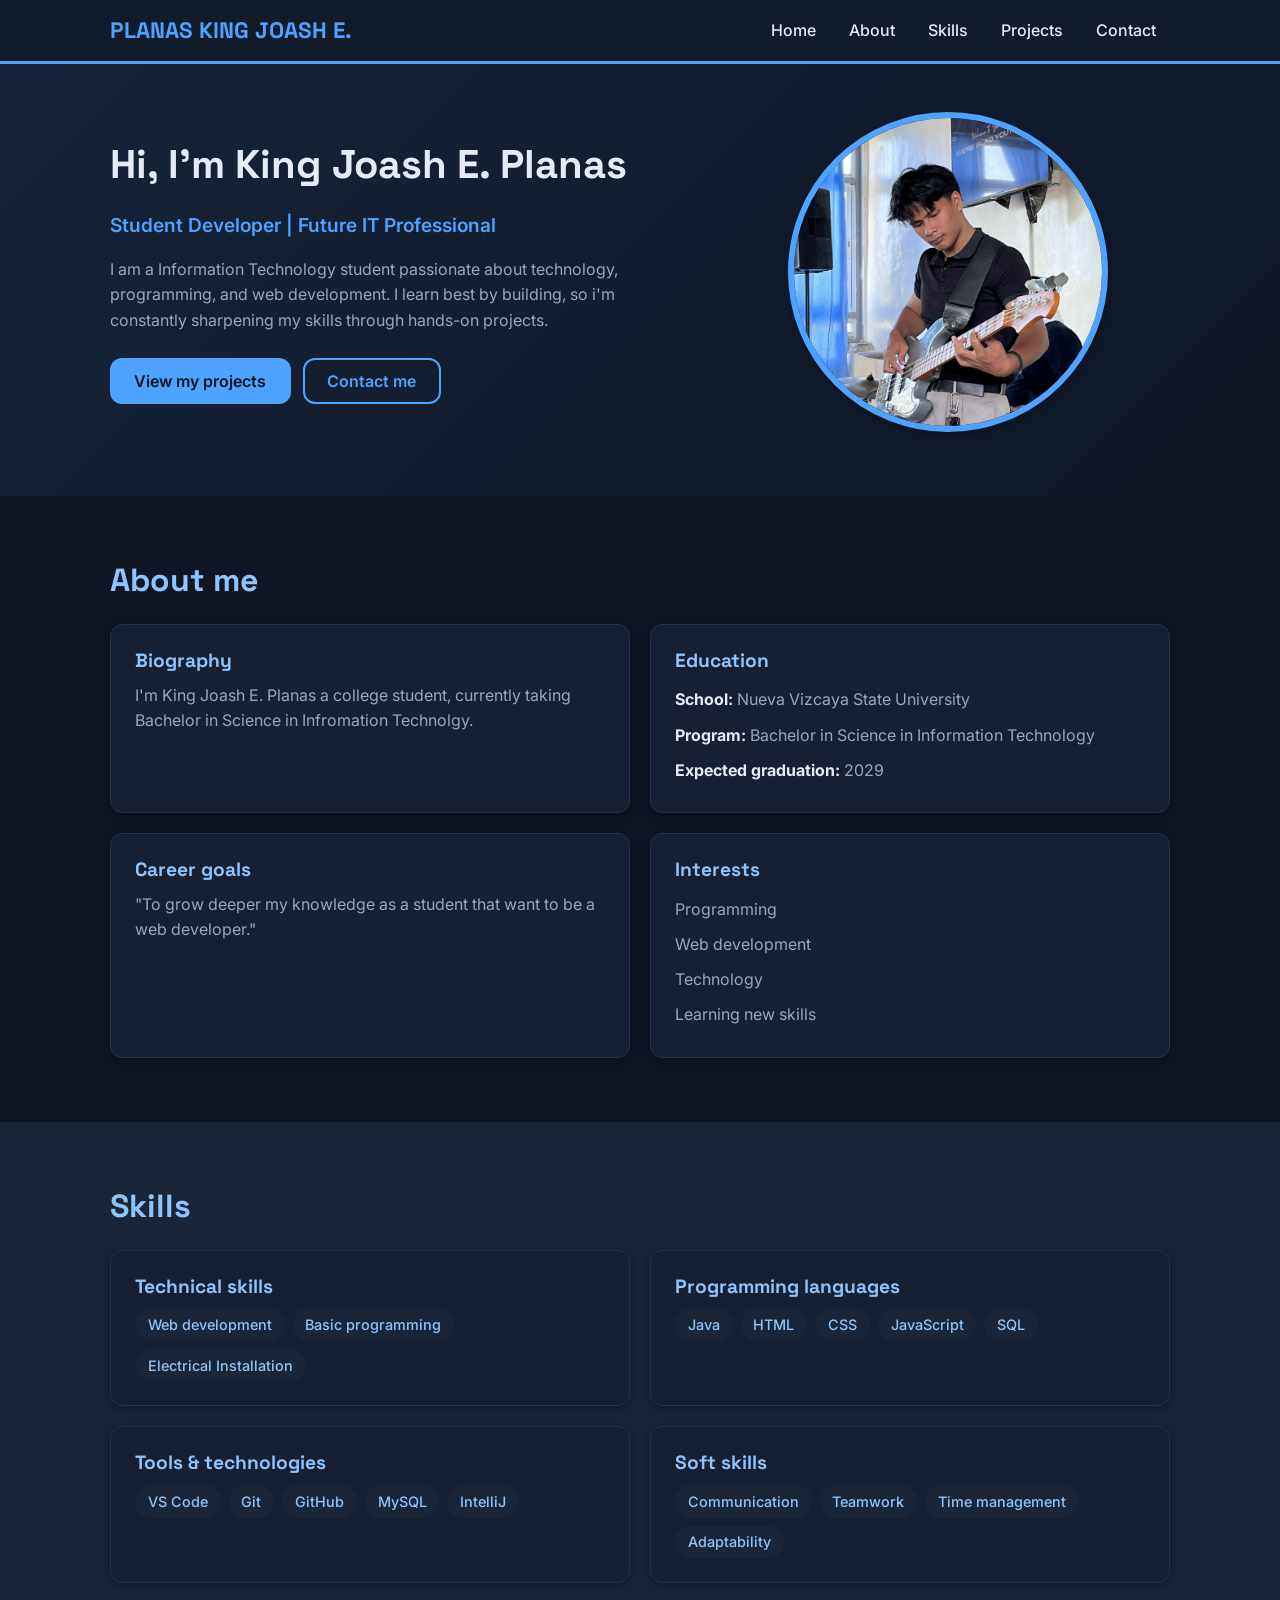
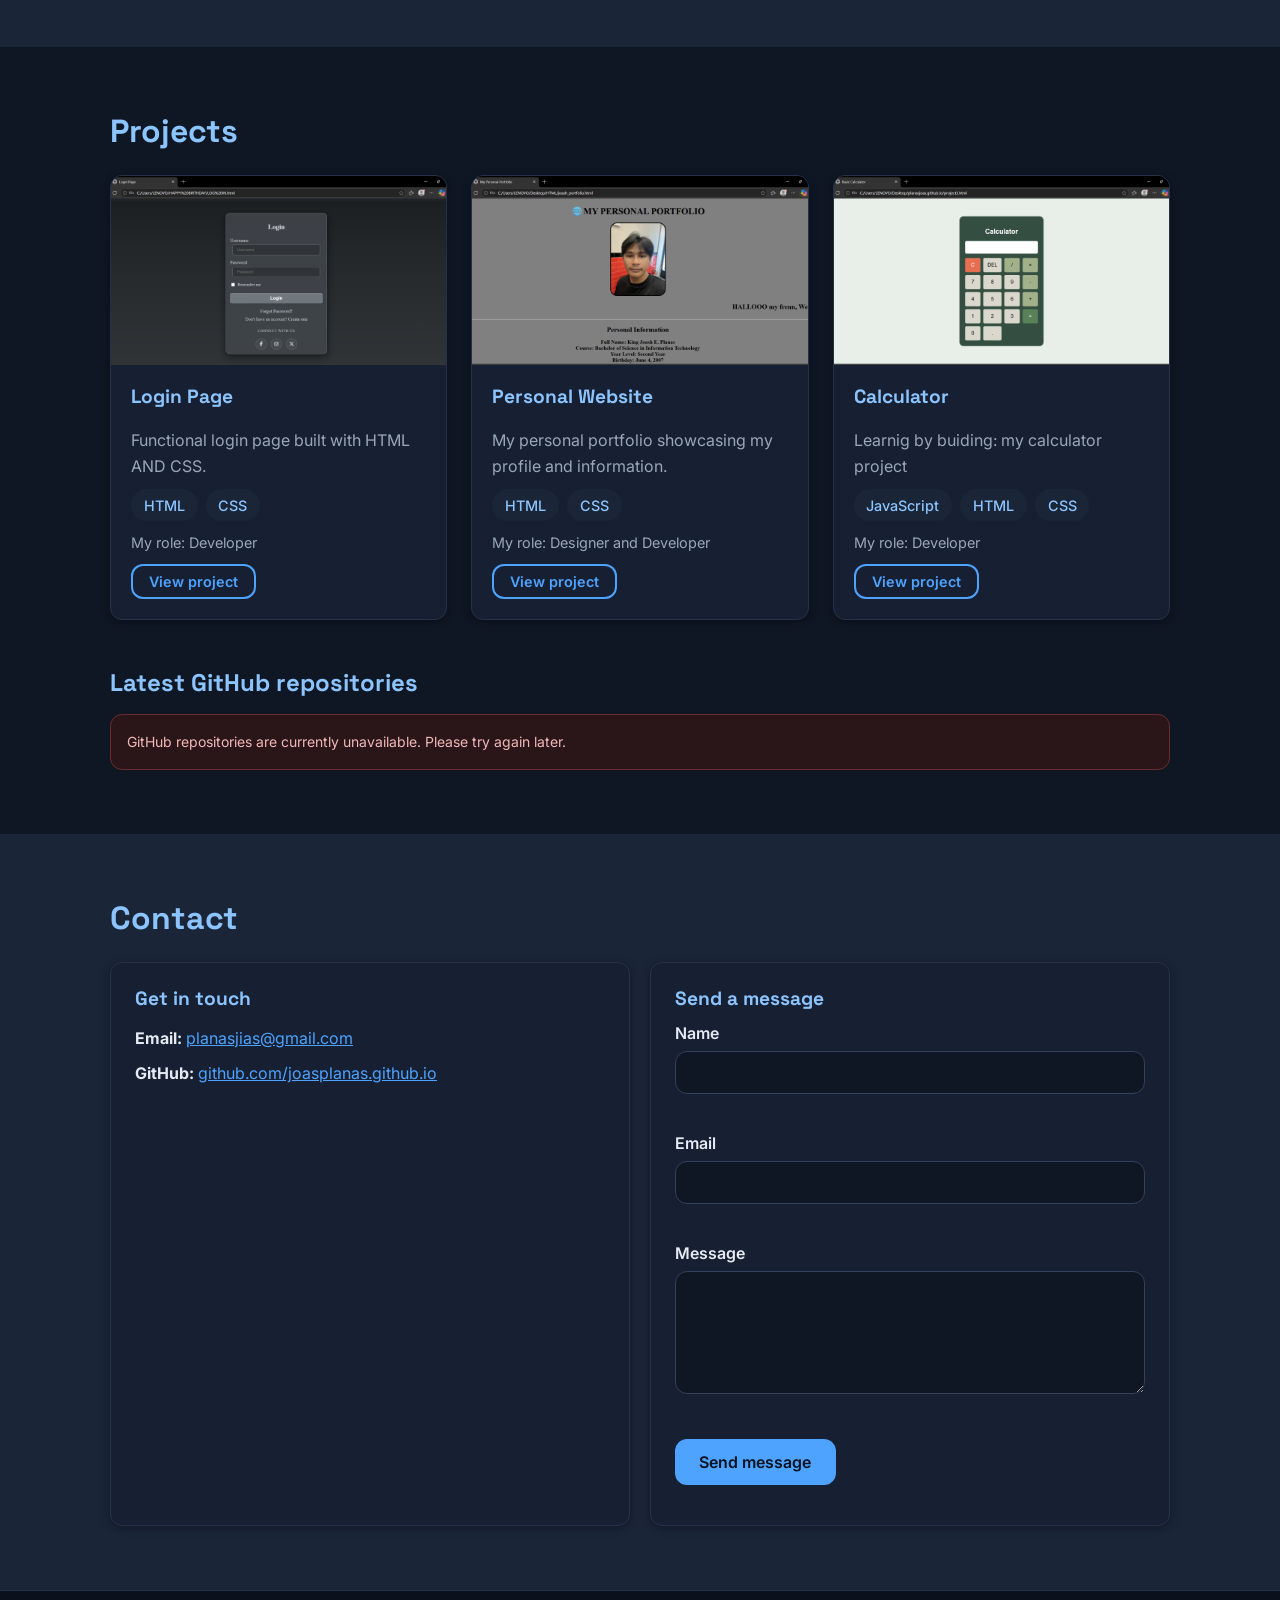
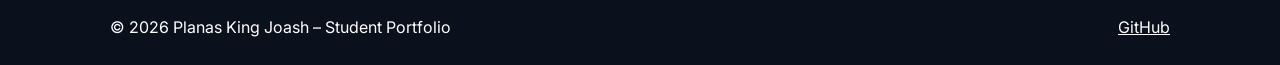
<file: index.html>
<!DOCTYPE html>
<html lang="en">
<head>
  <meta charset="UTF-8">
  <meta name="viewport" content="width=device-width, initial-scale=1.0">
  <title>PLANAS | Student Portfolio</title>
  <meta name="description" content="Student portfolio of [YOUR NAME]: about me, skills, projects, latest GitHub repositories and contact details.">

  <!-- Fonts: one for headings, one for body text (system fonts are used if these cannot load) -->
  <link rel="preconnect" href="https://fonts.googleapis.com">
  <link rel="preconnect" href="https://fonts.gstatic.com" crossorigin>
  <link href="https://fonts.googleapis.com/css2?family=Space+Grotesk:wght@500;600;700&family=Inter:wght@400;500;600&display=swap" rel="stylesheet">
  <link rel="stylesheet" href="css/style.css">
</head>
<body>

  <!-- ============ HEADER / NAVIGATION ============ -->
  <header class="site-header">
    <nav class="navbar container" aria-label="Main navigation">
      <a href="#home" class="logo" aria-label="Go to top of page">PLANAS KING JOASH E.</a>

      <button class="nav-toggle" id="navToggle" aria-expanded="false" aria-controls="navMenu" aria-label="Open menu">
        <span class="bar"></span><span class="bar"></span><span class="bar"></span>
      </button>

      <ul class="nav-menu" id="navMenu">
        <li><a href="#home">Home</a></li>
        <li><a href="#about">About</a></li>
        <li><a href="#skills">Skills</a></li>
        <li><a href="#projects">Projects</a></li>
        <li><a href="#contact">Contact</a></li>
      </ul>
    </nav>
  </header>

  <main>

    <!-- ============ HOME ============ -->
    <section id="home" class="hero">
      <div class="container hero-grid">
        <div class="hero-text">
          <h1>Hi, I'm King Joash E. Planas</h1>
          <p class="tagline">Student Developer | Future IT Professional</p>
          <p class="intro">
            I am a Information Technology student passionate about technology, programming, and web development. I learn best by building, so i'm constantly sharpening my skills through hands-on projects.
          </p>
          <div class="hero-buttons">
            <a href="#projects" class="btn btn-primary">View my projects</a>
            <a href="#contact" class="btn btn-outline">Contact me</a>
          </div>
        </div>

        <div class="hero-photo">
          <!-- Put your photo at images/profile.jpg (under 500 KB) -->
          <img src="images/profile.jpeg" alt="King Joash E. Planas" class="your-existing-class-name" width="320" height="320">
        </div>
      </div>
    </section>

    <!-- ============ ABOUT ============ -->
    <section id="about" class="section">
      <div class="container">
        <h2>About me</h2>
        <div class="about-grid">
          <article class="card">
            <h3>Biography</h3>
            <p>I'm King Joash E. Planas a college student, currently taking Bachelor in Science in Infromation Technolgy. </p>
          </article>
          <article class="card">
            <h3>Education</h3>
            <ul class="plain-list">
              <li><strong>School:</strong> Nueva Vizcaya State University</li>
              <li><strong>Program:</strong> Bachelor in Science in Information Technology</li>
              <li><strong>Expected graduation:</strong> 2029</li>
            </ul>
          </article>
          <article class="card">
            <h3>Career goals</h3>
            <p>"To grow deeper my knowledge as a student that want to be a web developer."</p>
          </article>
          <article class="card">
            <h3>Interests</h3>
            <ul class="plain-list">
              <li>Programming</li>
              <li>Web development</li>
              <li>Technology</li>
              <li>Learning new skills</li>
            </ul>
          </article>
        </div>
      </div>
    </section>

    <!-- ============ SKILLS ============ -->
    <section id="skills" class="section section-alt">
      <div class="container">
        <h2>Skills</h2>
        <div class="skills-grid">
          <article class="card">
            <h3>Technical skills</h3>
            <ul class="badges">
              <li>Web development</li>
              <li>Basic programming</li>
              <li>Electrical Installation</li>
            </ul>
          </article>
          <article class="card">
            <h3>Programming languages</h3>
            <ul class="badges">
              <li>Java</li>
              <li>HTML</li>
              <li>CSS</li>
              <li>JavaScript</li>
              <li>SQL</li>
            </ul>
          </article>
          <article class="card">
            <h3>Tools &amp; technologies</h3>
            <ul class="badges">
              <li>VS Code</li>
              <li>Git</li>
              <li>GitHub</li>
              <li>MySQL</li>
              <li>IntelliJ</li>
            </ul>
          </article>
          <article class="card">
            <h3>Soft skills</h3>
            <ul class="badges">
              <li>Communication</li>
              <li>Teamwork</li>
              <li>Time management</li>
              <li>Adaptability</li>
            </ul>
          </article>
        </div>
      </div>
    </section>

    <!-- ============ PROJECTS ============ -->
    <section id="projects" class="section">
      <div class="container">
        <h2>Projects</h2>

        <!-- Cards are generated by js/script.js from data/projects.json -->
        <div id="projectsGrid" class="projects-grid" aria-live="polite">
          <p class="status-message">Loading projects...</p>
        </div>

        <h3 class="subheading">Latest GitHub repositories</h3>
        <!-- Filled by js/script.js using the GitHub REST API -->
        <ul id="repoList" class="repo-list" aria-live="polite">
          <li class="status-message">Loading repositories...</li>
        </ul>
      </div>
    </section>

    <!-- ============ CONTACT ============ -->
    <section id="contact" class="section section-alt">
      <div class="container">
        <h2>Contact</h2>
        <div class="contact-grid">

          <div class="card">
            <h3>Get in touch</h3>
            <ul class="plain-list">
              <li><strong>Email:</strong> <a href="planasjias@gmail.com">planasjias@gmail.com</a></li>
              <li><strong>GitHub:</strong> <a href="https://github.com/joasplanas.github.io" target="_blank" rel="noopener">github.com/joasplanas.github.io
              </a></li>
            </ul>
          </div>

          <form class="card" id="contactForm" novalidate>
            <h3>Send a message</h3>

            <div class="form-group">
              <label for="name">Name</label>
              <input type="text" id="name" name="name" autocomplete="name">
              <span class="error" id="nameError" role="alert"></span>
            </div>

            <div class="form-group">
              <label for="email">Email</label>
              <input type="email" id="email" name="email" autocomplete="email">
              <span class="error" id="emailError" role="alert"></span>
            </div>

            <div class="form-group">
              <label for="message">Message</label>
              <textarea id="message" name="message" rows="5"></textarea>
              <span class="error" id="messageError" role="alert"></span>
            </div>

            <button type="submit" class="btn btn-primary">Send message</button>
            <p class="form-success" id="formSuccess" role="status"></p>
          </form>

        </div>
      </div>
    </section>

  </main>

  <!-- ============ FOOTER ============ -->
  <footer class="site-footer">
    <div class="container footer-inner">
      <p>&copy; 2026 Planas King Joash &ndash; Student Portfolio</p>
      <p>
        <a href="https://github.com/joasplanas" target="_blank" rel="noopener">GitHub</a>
        
      </p>
    </div>
  </footer>

  <!-- Personal feature: Back to top button -->
  <button id="backToTop" class="back-to-top" aria-label="Back to top">&uarr;</button>

  <script src="js/script.js"></script>
</body>
</html>
</file>
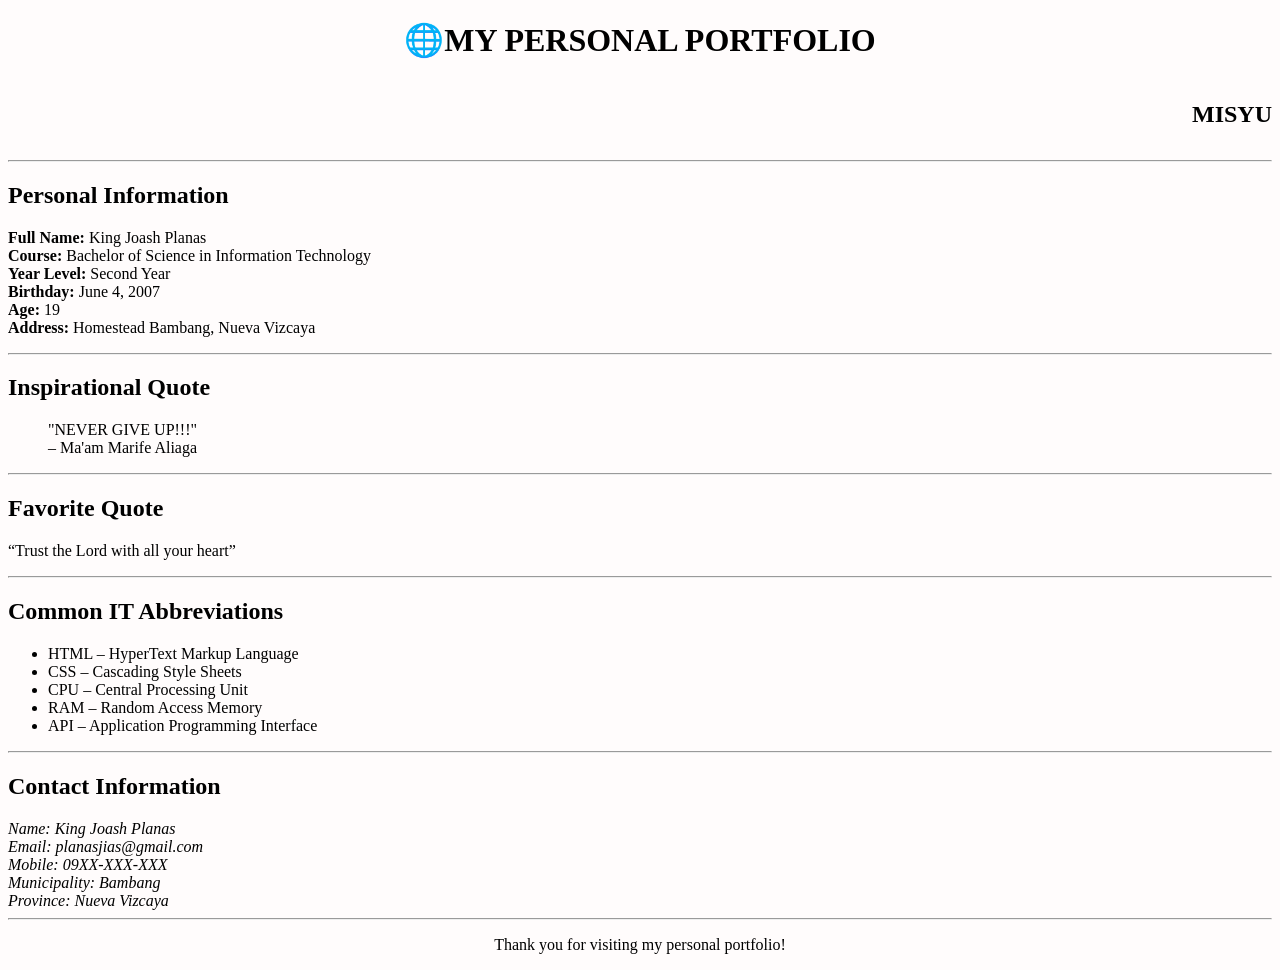
<file: HTML/my_portfolio.html>
<!DOCTYPE html>
<html>
<head>
    <title>My Personal Portfolio</title>
</head>
<body bgcolor="FFFCFC" text="000000">

    <!-- Page Header -->
    <center>
    <h1>🌐MY PERSONAL PORTFOLIO</h1>
    </center>
    <marquee><h2>MISYUBIBIIIIIIII......</h2></marquee>
    </div>
    <hr>


    <!-- Personal Information -->
    <h2>Personal Information</h2>

    <p>
        <strong>Full Name:</strong> King Joash Planas</br>
        <strong>Course:</strong> Bachelor of Science in Information Technology</br>
        <strong>Year Level:</strong> Second Year<br>
        <strong>Birthday:</strong> June 4, 2007<br>
        <strong>Age:</strong> 19<br>
        <strong>Address:</strong> Homestead Bambang, Nueva Vizcaya
    </p>

    <hr>

    <!-- Inspirational Quote -->
    <h2>Inspirational Quote</h2>
 
    <blockquote style="color:black; font-family: 'Times New Roman';">
        "NEVER GIVE UP!!!"
       </br> – Ma'am Marife Aliaga
    </blockquote>
    
    <hr>

    <!-- Favorite Quote -->
    <h2>Favorite Quote</h2>

    <p>
        <q style="font-family: 'Times New Roman';">Trust the Lord with all your heart</q>
    </p>

    <hr>

    <!-- IT Abbreviations -->
    <h2>Common IT Abbreviations</h2>

    <ul>
        <li><abbr ="HyperText Markup Language">HTML – HyperText Markup Language</abbr></li>
        <li><abbr ="Cascading Style Sheets">CSS – Cascading Style Sheets</abbr></li>
        <li><abbr ="Central Processing Unit">CPU – Central Processing Unit</abbr></li>
        <li><abbr ="Random Access Memory">RAM – Random Access Memory</abbr></li>
        <li><abbr ="Application Programming Interface">API – Application Programming Interface</abbr></li>
    </ul>

    <hr>

    <!-- Contact Information -->
    <h2>Contact Information</h2>

    <address>
        Name: King Joash Planas<br>
        Email: planasjias@gmail.com<br>
        Mobile: 09XX-XXX-XXX<br>
        Municipality: Bambang<br>
        Province: Nueva Vizcaya<br>
    </address>

    <hr>

    <!-- End of Webpage -->
    <p style="text-align:center;">
       Thank you for visiting my personal portfolio!
    </p>

</body>
</html>
</file>
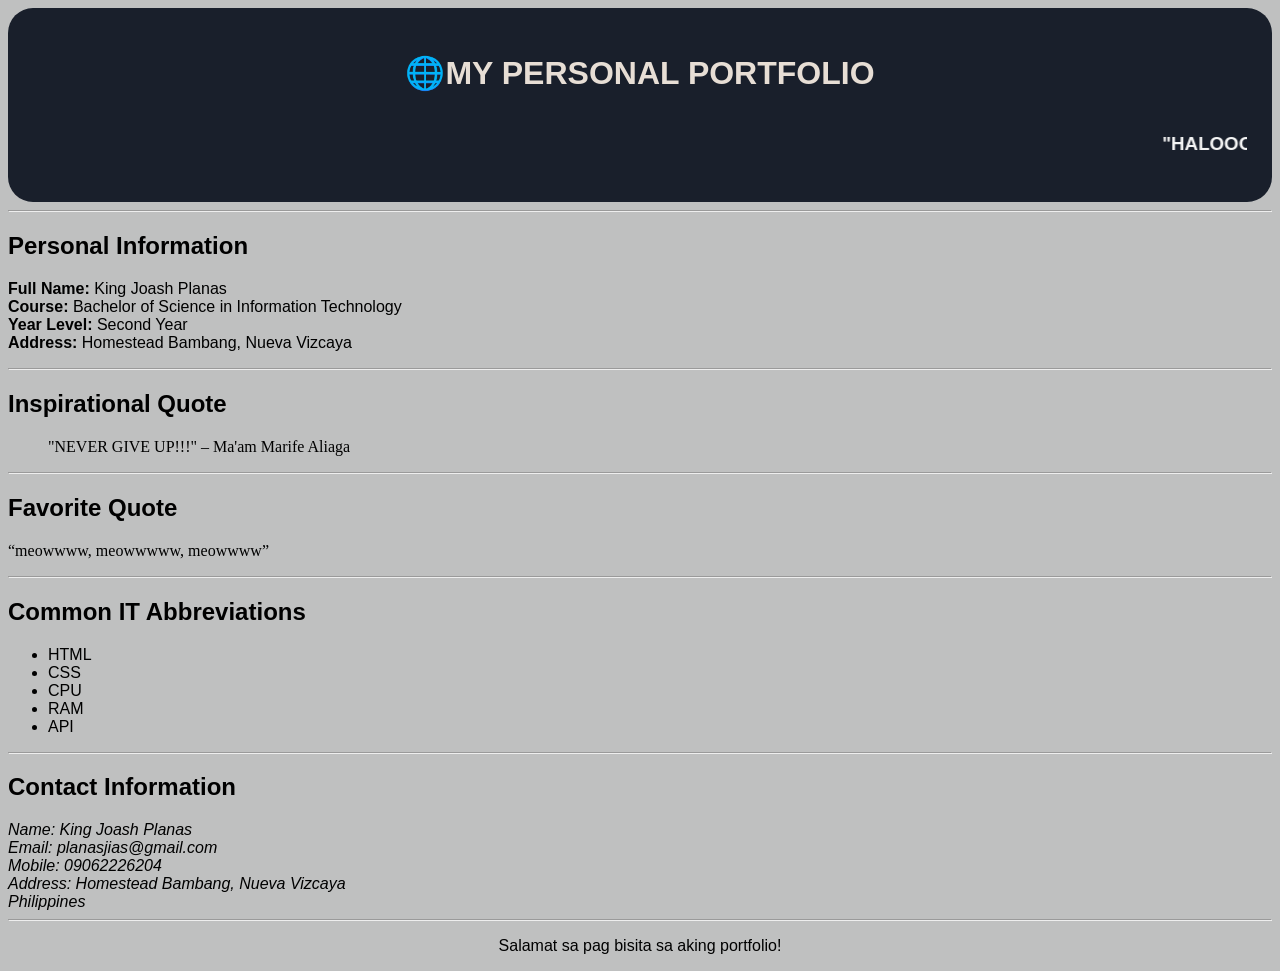
<file: HTML/myportfolio.html>
<!DOCTYPE html>
<html>
<head>
    <title>My Personal Portfolio</title>
</head>

<body style="background-color: rgb(191, 192, 192); color: black; font-family: sans-serif;">

    <!-- Page Header -->
    
    <div style="background:#191f2b; color:whitesmoke; text-align:center; padding:25px; border-radius:25px;">
    <h1 style="text-align:center; color:rgb(231, 222, 213);">🌐MY PERSONAL PORTFOLIO</h1>
    <marquee><h3>"HALOOOOO MY FRENNNNN, Welcomeeeeeee to my Portfolio.......</h3></marquee>
</div>
    <hr>


    <!-- Personal Information -->
    <h2>Personal Information</h2>

    <p>
        <strong>Full Name:</strong> King Joash Planas</br>
        <strong>Course:</strong> Bachelor of Science in Information Technology</br>
        <strong>Year Level:</strong> Second Year<br>
        <strong>Address:</strong> Homestead Bambang, Nueva Vizcaya
    </p>

    <hr>

    <!-- Inspirational Quote -->
    <h2>Inspirational Quote</h2>

    <blockquote style="color:black; font-family: 'Times New Roman';">
        "NEVER GIVE UP!!!"
        – Ma'am Marife Aliaga
    </blockquote>

    <hr>

    <!-- Favorite Quote -->
    <h2>Favorite Quote</h2>

    <p>
        <q style="font-family: 'Times New Roman';">meowwww, meowwwww, meowwww</q>
    </p>

    <hr>

    <!-- IT Abbreviations -->
    <h2>Common IT Abbreviations</h2>

    <ul>
        <li><abbr ="HyperText Markup Language">HTML</abbr></li>
        <li><abbr ="Cascading Style Sheets">CSS</abbr></li>
        <li><abbr ="Central Processing Unit">CPU</abbr></li>
        <li><abbr ="Random Access Memory">RAM</abbr></li>
        <li><abbr ="Application Programming Interface">API</abbr></li>
    </ul>

    <hr>

    <!-- Contact Information -->
    <h2>Contact Information</h2>

    <address>
        Name: King Joash Planas<br>
        Email: planasjias@gmail.com<br>
        Mobile: 09062226204<br>
        Address: Homestead Bambang, Nueva Vizcaya<br>
        Philippines
    </address>

    <hr>

    <!-- End of Webpage -->
    <p style="text-align:center;">
       Salamat sa pag bisita sa aking portfolio!
    </p>

</body>
</html>
</file>
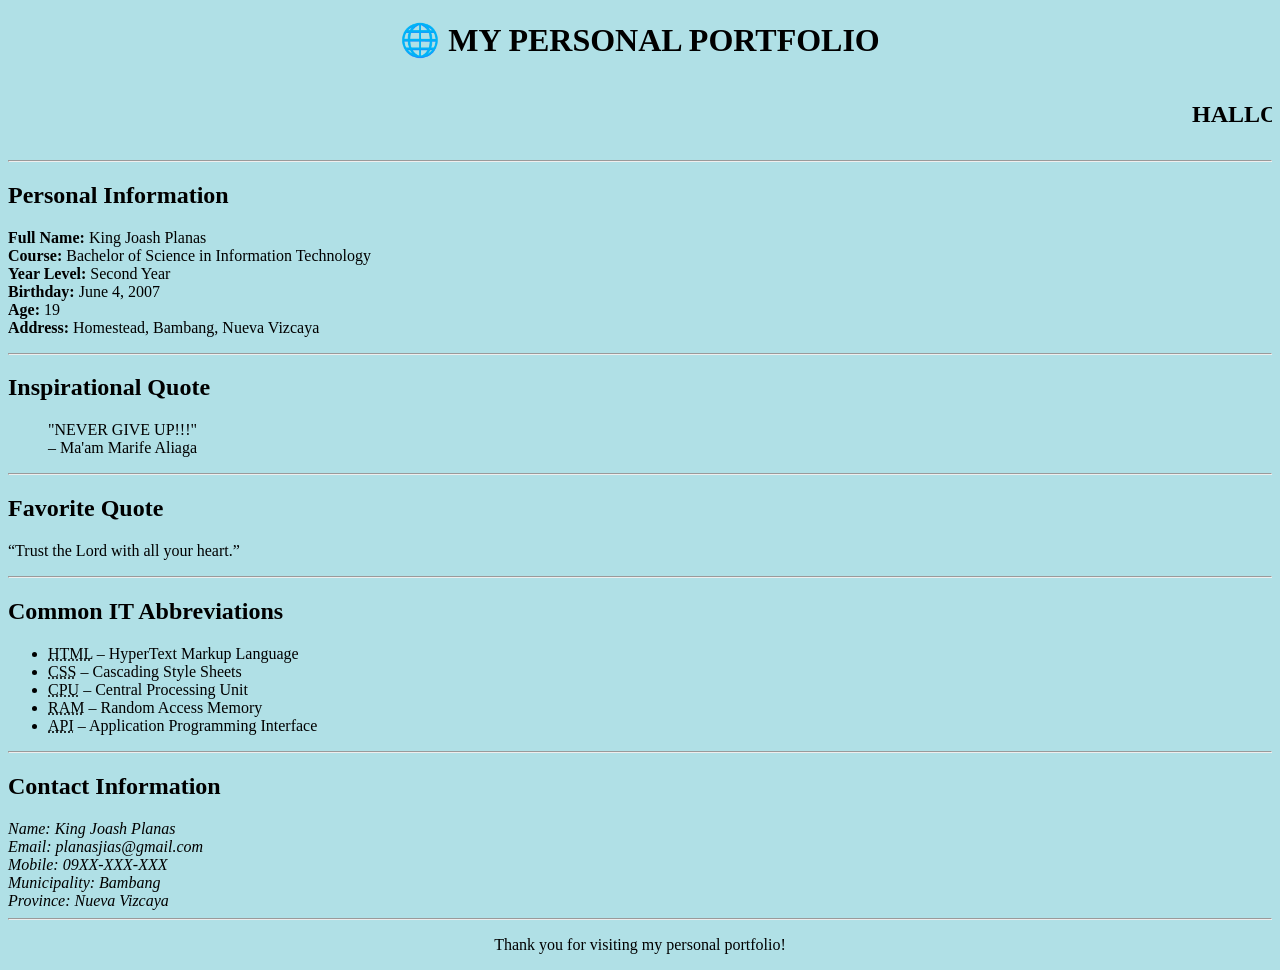
<file: HTML/planas.html>
<!DOCTYPE html>
<html>
<head>
    <title>My Personal Portfolio</title>
</head>

<body style="background-color: powderblue;">

    <!-- Page Header -->
    <center>
        <h1>🌐 MY PERSONAL PORTFOLIO</h1>
    </center>

    <marquee>
        <h2>HALLOOO my frenn, Welcome to my Portfolio......</h2>
    </marquee>

    <hr>

    <!-- Personal Information -->
    <h2>Personal Information</h2>

    <p>
        <strong>Full Name:</strong> King Joash Planas<br>
        <strong>Course:</strong> Bachelor of Science in Information Technology<br>
        <strong>Year Level:</strong> Second Year<br>
        <strong>Birthday:</strong> June 4, 2007<br>
        <strong>Age:</strong> 19<br>
        <strong>Address:</strong> Homestead, Bambang, Nueva Vizcaya
    </p>

    <hr>

    <!-- Inspirational Quote -->
    <h2>Inspirational Quote</h2>

    <blockquote>
        "NEVER GIVE UP!!!"<br>
        – Ma'am Marife Aliaga
    </blockquote>

    <hr>

    <!-- Favorite Quote -->
    <h2>Favorite Quote</h2>

    <p>
        <q>Trust the Lord with all your heart.</q>
    </p>

    <hr>

    <!-- IT Abbreviations -->
    <h2>Common IT Abbreviations</h2>

    <ul>
        <li><abbr title="HyperText Markup Language">HTML</abbr> – HyperText Markup Language</li>
        <li><abbr title="Cascading Style Sheets">CSS</abbr> – Cascading Style Sheets</li>
        <li><abbr title="Central Processing Unit">CPU</abbr> – Central Processing Unit</li>
        <li><abbr title="Random Access Memory">RAM</abbr> – Random Access Memory</li>
        <li><abbr title="Application Programming Interface">API</abbr> – Application Programming Interface</li>
    </ul>

    <hr>

    <!-- Contact Information -->
    <h2>Contact Information</h2>

    <address>
        Name: King Joash Planas<br>
        Email: planasjias@gmail.com<br>
        Mobile: 09XX-XXX-XXX<br>
        Municipality: Bambang<br>
        Province: Nueva Vizcaya
    </address>

    <hr>

    <!-- End of Webpage -->
    <center>
        <p>Thank you for visiting my personal portfolio!</p>
    </center>

</body>
</html>
</file>
<file: css/style.css>
/* =========================================================
   Student Portfolio - style.css
   Theme: Midnight dark mode: navy page with sky-blue accents. Change colors in :root below.
   ========================================================= */

/* ---------- 1. Color theme and fonts (CSS variables) ---------- */
:root {
  --primary: #4DA3FF;
  --primary-dark: #8CC4FF;
  --lavender: #1A2538;
  --background: #0F1724;
  --surface: #172033;
  --text: #E6EAF2;
  --muted: #9AA6BA;
  --border: #26324A;

  --font-heading: "Space Grotesk", "Segoe UI", sans-serif;
  --font-body: "Inter", "Segoe UI", Arial, sans-serif;

  --radius: 12px;
  --shadow: 0 2px 8px rgba(0, 0, 0, 0.35);
  --nav-height: 64px;
}

/* ---------- 2. Base styles ---------- */
*, *::before, *::after { box-sizing: border-box; }

html {
  scroll-behavior: smooth;          /* smooth scrolling to sections */
  scroll-padding-top: var(--nav-height);
}

body {
  margin: 0;
  font-family: var(--font-body);
  color: var(--text);
  background: var(--background);
  line-height: 1.6;
  overflow-x: hidden;
}

img { max-width: 100%; height: auto; display: block; }
a { color: var(--primary); }
a:hover { color: var(--primary-dark); }

h1, h2, h3 { font-family: var(--font-heading); line-height: 1.25; margin: 0 0 0.5em; }
h1 { font-size: 2.5rem; }
h2 { font-size: 2rem; margin-bottom: 1.5rem; color: var(--primary-dark); }
h3 { font-size: 1.2rem; }

.container { width: 100%; max-width: 1100px; margin: 0 auto; padding: 0 1.25rem; }

/* Visible keyboard focus */
a:focus-visible, button:focus-visible, input:focus-visible, textarea:focus-visible {
  outline: 3px solid var(--primary);
  outline-offset: 2px;
}

/* ---------- 3. Navigation (Flexbox) ---------- */
.site-header {
  position: fixed;                 /* stays visible while scrolling */
  top: 0; left: 0; right: 0;
  height: var(--nav-height);
  background: var(--surface);
  border-bottom: 3px solid var(--primary);
  z-index: 100;
}

.navbar {
  height: 100%;
  display: flex;
  align-items: center;
  justify-content: space-between;  /* logo left, links right */
}

.logo {
  font-family: var(--font-heading);
  font-weight: 700;
  font-size: 1.4rem;
  color: var(--primary);
  text-decoration: none;
}

.nav-menu { display: flex; gap: 0.25rem; list-style: none; margin: 0; padding: 0; }

.nav-menu a {
  display: block;
  padding: 0.5rem 0.9rem;
  color: var(--text);
  text-decoration: none;
  font-weight: 500;
  border-radius: var(--radius);
  transition: background 0.2s, color 0.2s;
}
.nav-menu a:hover { background: var(--lavender); color: var(--primary-dark); }

/* Hamburger button (hidden on desktop) */
.nav-toggle {
  display: none;
  background: none;
  border: 0;
  padding: 0.5rem;
  cursor: pointer;
}
.nav-toggle .bar {
  display: block;
  width: 24px; height: 3px;
  margin: 5px 0;
  background: var(--primary-dark);
  border-radius: 2px;
}

/* ---------- 4. Hero (Home) ---------- */
.hero {
  padding: calc(var(--nav-height) + 3rem) 0 4rem;
  background: var(--lavender);
}
.hero-grid {
  display: grid;
  grid-template-columns: 1.3fr 1fr;
  gap: 2.5rem;
  align-items: center;
}
.tagline { font-size: 1.2rem; font-weight: 600; color: var(--primary); margin: 0 0 1rem; }
.intro { color: var(--muted); max-width: 52ch; margin-bottom: 1.5rem; }
.hero-buttons { display: flex; flex-wrap: wrap; gap: 0.75rem; }

.hero-photo img {
  width: 100%;
  max-width: 320px;
  aspect-ratio: 1 / 1;
  object-fit: cover;
  margin: 0 auto;
  border-radius: 50%;
  border: 6px solid var(--surface);
  box-shadow: var(--shadow);
  background: var(--border);
}

/* ---------- 5. Buttons ---------- */
.btn {
  display: inline-block;
  padding: 0.7rem 1.4rem;
  font: 600 1rem var(--font-body);
  text-decoration: none;
  border: 2px solid var(--primary);
  border-radius: var(--radius);
  cursor: pointer;
  transition: background 0.2s, color 0.2s;
}
.btn-primary { background: var(--primary); color: #fff; }
.btn-primary:hover { background: var(--primary-dark); border-color: var(--primary-dark); color: #fff; }
.btn-outline { background: transparent; color: var(--primary); }
.btn-outline:hover { background: var(--primary); color: #fff; }

/* ---------- 6. Sections and cards ---------- */
.section { padding: 4rem 0; }
.section-alt { background: var(--lavender); }

.card {
  background: var(--surface);
  border: 1px solid var(--border);
  border-radius: var(--radius);
  box-shadow: var(--shadow);
  padding: 1.5rem;
}
.card h3 { color: var(--primary-dark); }
.card p { margin: 0; color: var(--muted); }

.plain-list { list-style: none; margin: 0; padding: 0; }
.plain-list li { padding: 0.3rem 0; color: var(--muted); }
.plain-list strong { color: var(--text); }

/* About + Skills grids (CSS Grid) */
.about-grid, .skills-grid, .contact-grid {
  display: grid;
  grid-template-columns: repeat(2, 1fr);
  gap: 1.25rem;
}

/* Skill badges */
.badges { list-style: none; margin: 0; padding: 0; display: flex; flex-wrap: wrap; gap: 0.5rem; }
.badges li {
  padding: 0.3rem 0.8rem;
  background: var(--lavender);
  color: var(--primary-dark);
  border-radius: 999px;
  font-size: 0.9rem;
  font-weight: 500;
}

/* ---------- 7. Projects ---------- */
.projects-grid {
  display: grid;
  grid-template-columns: repeat(3, 1fr);   /* desktop: 3 columns */
  gap: 1.5rem;
}

.project-card { display: flex; flex-direction: column; padding: 0; overflow: hidden; }
.project-card img {
  width: 100%;
  aspect-ratio: 16 / 9;
  object-fit: cover;
  background: var(--lavender);
}
.project-body { padding: 1.25rem; display: flex; flex-direction: column; gap: 0.6rem; flex: 1; }
.project-role { font-size: 0.9rem; color: var(--muted); }
.project-body .btn { align-self: flex-start; margin-top: auto; padding: 0.45rem 1rem; font-size: 0.9rem; }

.subheading { margin-top: 3rem; color: var(--primary-dark); font-size: 1.5rem; }

.repo-list { list-style: none; margin: 0; padding: 0; display: grid; gap: 0.75rem; }
.repo-item {
  display: flex;
  flex-wrap: wrap;
  align-items: center;
  justify-content: space-between;
  gap: 0.5rem;
  padding: 1rem 1.25rem;
  background: var(--surface);
  border: 1px solid var(--border);
  border-left: 4px solid var(--primary);
  border-radius: var(--radius);
}
.repo-item a { font-weight: 600; overflow-wrap: anywhere; }
.repo-lang { color: var(--muted); font-size: 0.9rem; }

.status-message { color: var(--muted); }
.status-message.error {
  padding: 1rem;
  background: #FFF4F4;
  border: 1px solid #E5B4B4;
  border-radius: var(--radius);
  color: #8A1F1F;
}

/* ---------- 8. Contact form ---------- */
.form-group { margin-bottom: 1rem; }
label { display: block; font-weight: 600; margin-bottom: 0.3rem; }

input, textarea {
  width: 100%;
  padding: 0.65rem 0.8rem;
  font: 1rem var(--font-body);
  border: 1px solid #33415C;
  border-radius: var(--radius);
  background: #fff;
}
textarea { resize: vertical; }
input.invalid, textarea.invalid { border-color: #B3261E; }

.error { display: block; min-height: 1.2em; margin-top: 0.25rem; font-size: 0.875rem; color: #B3261E; }
.form-success { margin-top: 1rem !important; font-weight: 600; color: #1E6B3A !important; }

/* ---------- 9. Footer ---------- */
.site-footer { background: var(--primary-dark); color: #fff; padding: 1.5rem 0; }
.footer-inner { display: flex; flex-wrap: wrap; justify-content: space-between; gap: 0.5rem; }
.footer-inner p { margin: 0; }
.site-footer a { color: #fff; }

/* ---------- 10. Back to top button (personal feature) ---------- */
.back-to-top {
  position: fixed;
  right: 1.25rem; bottom: 1.25rem;
  width: 44px; height: 44px;
  font-size: 1.3rem;
  color: #fff;
  background: var(--primary);
  border: 0;
  border-radius: 50%;
  box-shadow: var(--shadow);
  cursor: pointer;
  opacity: 0;
  visibility: hidden;
  transition: opacity 0.3s, visibility 0.3s, background 0.2s;
}
.back-to-top.visible { opacity: 1; visibility: visible; }
.back-to-top:hover { background: var(--primary-dark); }

/* ---------- 11. Responsive design (media queries) ---------- */

/* Tablet: projects in 2 columns */
@media (max-width: 992px) {
  .projects-grid { grid-template-columns: repeat(2, 1fr); }
  h1 { font-size: 2.1rem; }
}

/* Mobile: 1 column + hamburger menu */
@media (max-width: 680px) {
  .projects-grid,
  .about-grid,
  .skills-grid,
  .contact-grid { grid-template-columns: 1fr; }

  .hero-grid { grid-template-columns: 1fr; text-align: center; }
  .hero-photo { order: -1; }
  .hero-photo img { max-width: 220px; }
  .intro { margin-left: auto; margin-right: auto; }
  .hero-buttons { justify-content: center; }

  h1 { font-size: 1.8rem; }
  h2 { font-size: 1.6rem; }
  .section { padding: 3rem 0; }

  .nav-toggle { display: block; }
  .nav-menu {
    display: none;
    position: absolute;
    top: var(--nav-height); left: 0; right: 0;
    flex-direction: column;
    background: var(--surface);
    border-bottom: 3px solid var(--primary);
    padding: 0.5rem 1rem 1rem;
  }
  .nav-menu.open { display: flex; }
}

/* Respect users who prefer less motion */
@media (prefers-reduced-motion: reduce) {
  html { scroll-behavior: auto; }
  * { transition: none !important; }
}

/* ---------- 12. Theme overrides ---------- */
.site-header { background: #121B2C; }
.hero { background: linear-gradient(135deg, #16233A 0%, #0F1724 100%); }
.hero-photo img { border-color: var(--primary); }
.btn-primary, .btn-primary:hover, .btn-outline:hover, .back-to-top { color: #0B1220; }
.btn-primary:hover { background: #8CC4FF; border-color: #8CC4FF; }
input, textarea { background: #0F1724; color: var(--text); border-color: #33415C; }
input::placeholder, textarea::placeholder { color: #7C8AA3; }
.site-footer { background: #0A101C; border-top: 1px solid var(--border); }
.status-message.error { background: #2A1618; border-color: #6B2B2F; color: #F2B8B8; }
.error { color: #F28B82; }
.form-success { color: #7EDC9B !important; }
</file>
